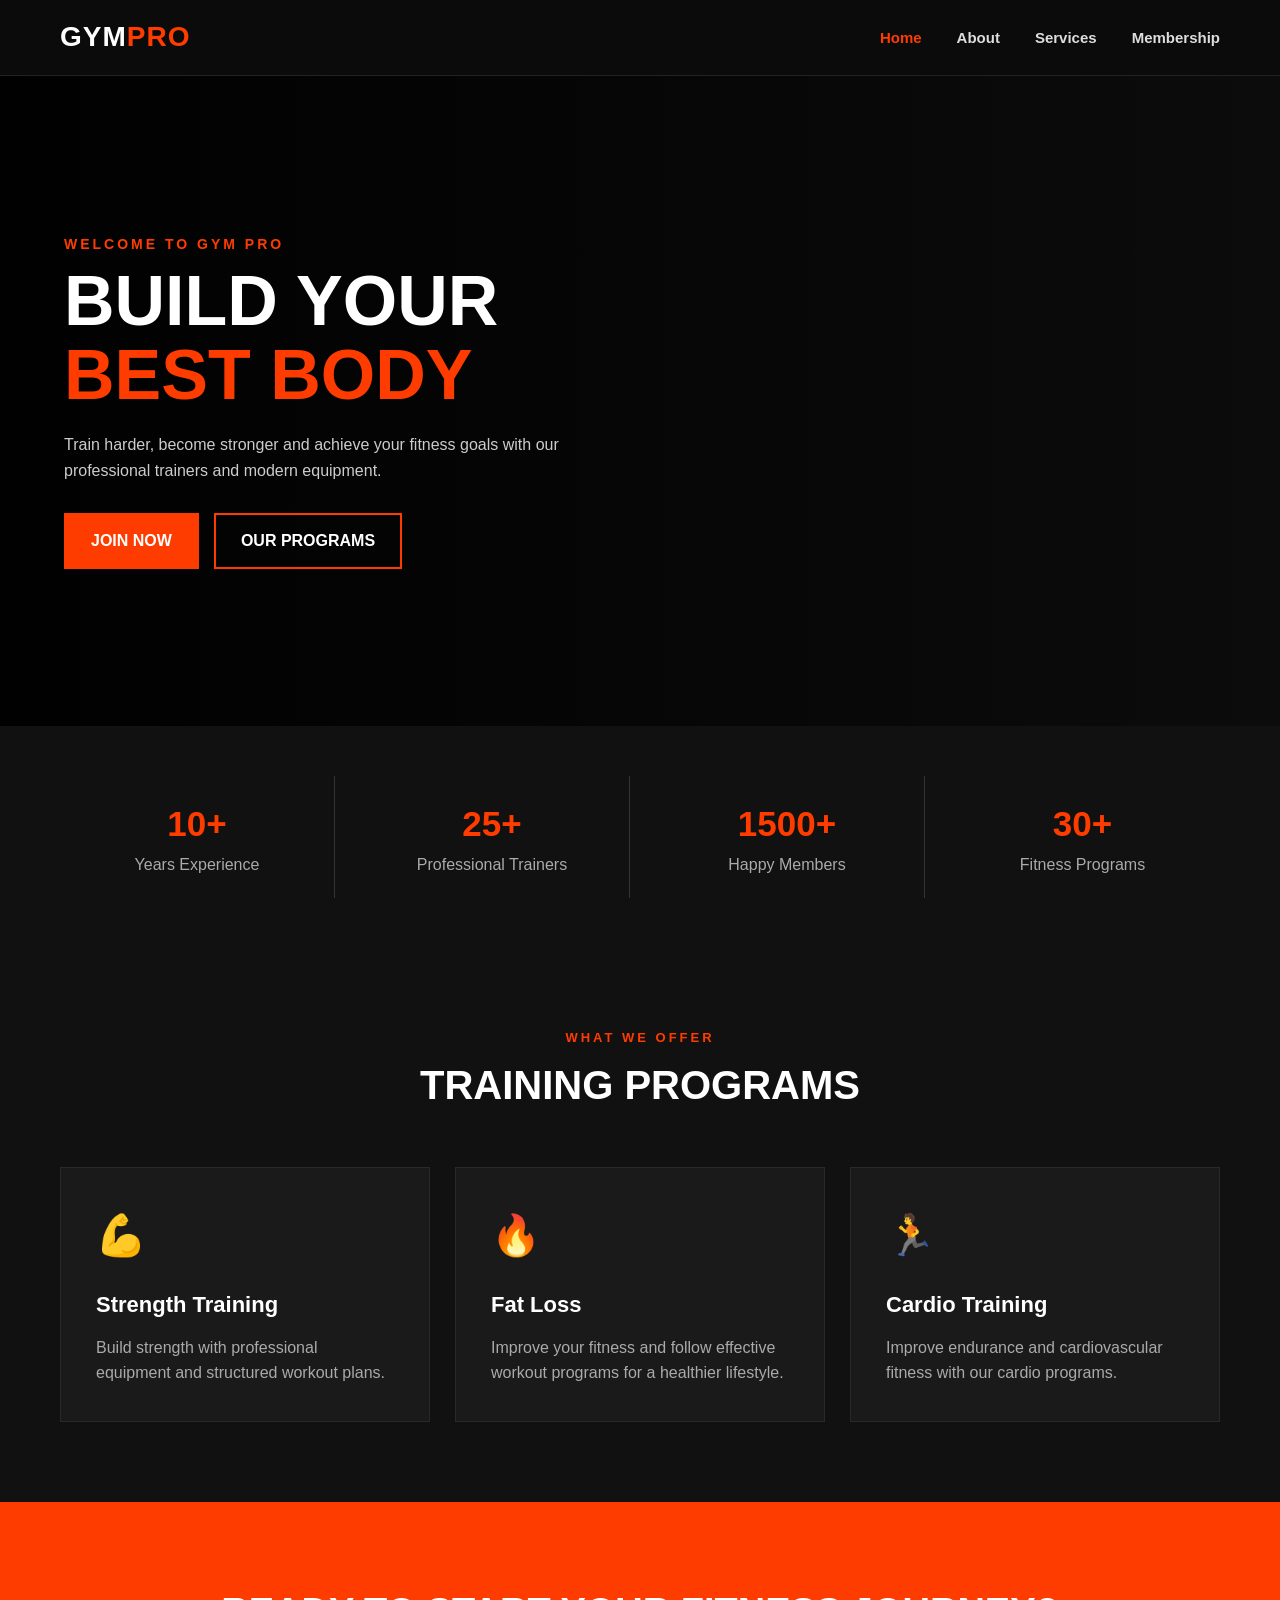
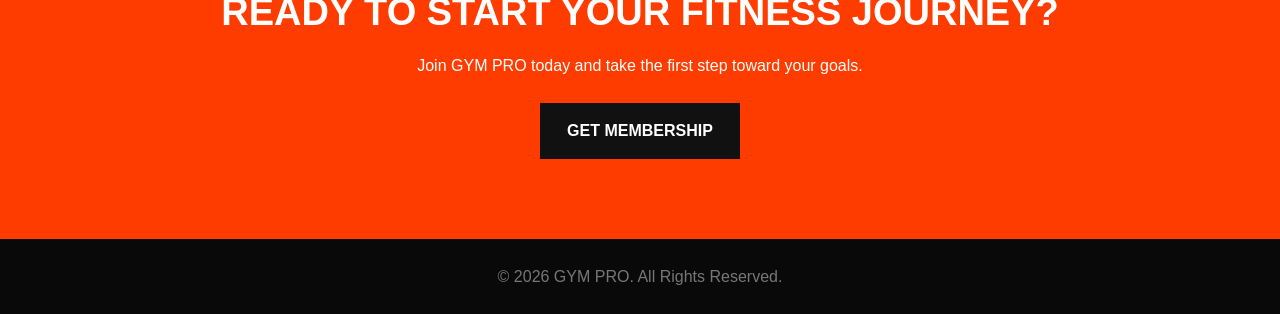
<file: index.html>
<!DOCTYPE html>

<html lang="en">
<head>
    <meta charset="UTF-8">
    <meta name="viewport" content="width=device-width, initial-scale=1.0">
    <title>GYM PRO - Home</title>
    <link rel="stylesheet" href="style.css">
</head>
<body>

<header>
    <nav class="navbar">
        <div class="logo">GYM<span>PRO</span></div>

    <ul class="nav-links">
        <li><a href="index.html" class="active">Home</a></li>
        <li><a href="about.html">About</a></li>
        <li><a href="services.html">Services</a></li>
        <li><a href="membership.html">Membership</a></li>
    </ul>

    <button class="menu-btn" id="menuBtn">☰</button>
</nav>


</header>

<main>

<section class="hero">
    <div class="hero-content">
        <p class="small-title">WELCOME TO GYM PRO</p>
        <h1>BUILD YOUR<br><span>BEST BODY</span></h1>
        <p>
            Train harder, become stronger and achieve your fitness goals
            with our professional trainers and modern equipment.
        </p>


    <div class="hero-buttons">
        <a href="membership.html" class="btn">JOIN NOW</a>
        <a href="services.html" class="btn btn-outline">OUR PROGRAMS</a>
    </div>
</div>


</section>

<section class="stats">
    <div class="stat-box">
        <h2>10+</h2>
        <p>Years Experience</p>
    </div>


<div class="stat-box">
    <h2>25+</h2>
    <p>Professional Trainers</p>
</div>

<div class="stat-box">
    <h2>1500+</h2>
    <p>Happy Members</p>
</div>

<div class="stat-box">
    <h2>30+</h2>
    <p>Fitness Programs</p>
</div>


</section>

<section class="section">
    <div class="section-title">
        <p>WHAT WE OFFER</p>
        <h2>TRAINING PROGRAMS</h2>
    </div>


<div class="cards">

    <div class="card">
        <div class="card-icon">💪</div>
        <h3>Strength Training</h3>
        <p>
            Build strength with professional equipment
            and structured workout plans.
        </p>
    </div>

    <div class="card">
        <div class="card-icon">🔥</div>
        <h3>Fat Loss</h3>
        <p>
            Improve your fitness and follow effective
            workout programs for a healthier lifestyle.
        </p>
    </div>

    <div class="card">
        <div class="card-icon">🏃</div>
        <h3>Cardio Training</h3>
        <p>
            Improve endurance and cardiovascular fitness
            with our cardio programs.
        </p>
    </div>

</div>


</section>

<section class="cta">
    <h2>READY TO START YOUR FITNESS JOURNEY?</h2>
    <p>Join GYM PRO today and take the first step toward your goals.</p>
    <a href="membership.html" class="btn">GET MEMBERSHIP</a>
</section>

</main>

<footer>
    <p>© 2026 GYM PRO. All Rights Reserved.</p>
</footer>

<script src="script.js"></script>

</body>
</html>
</file>
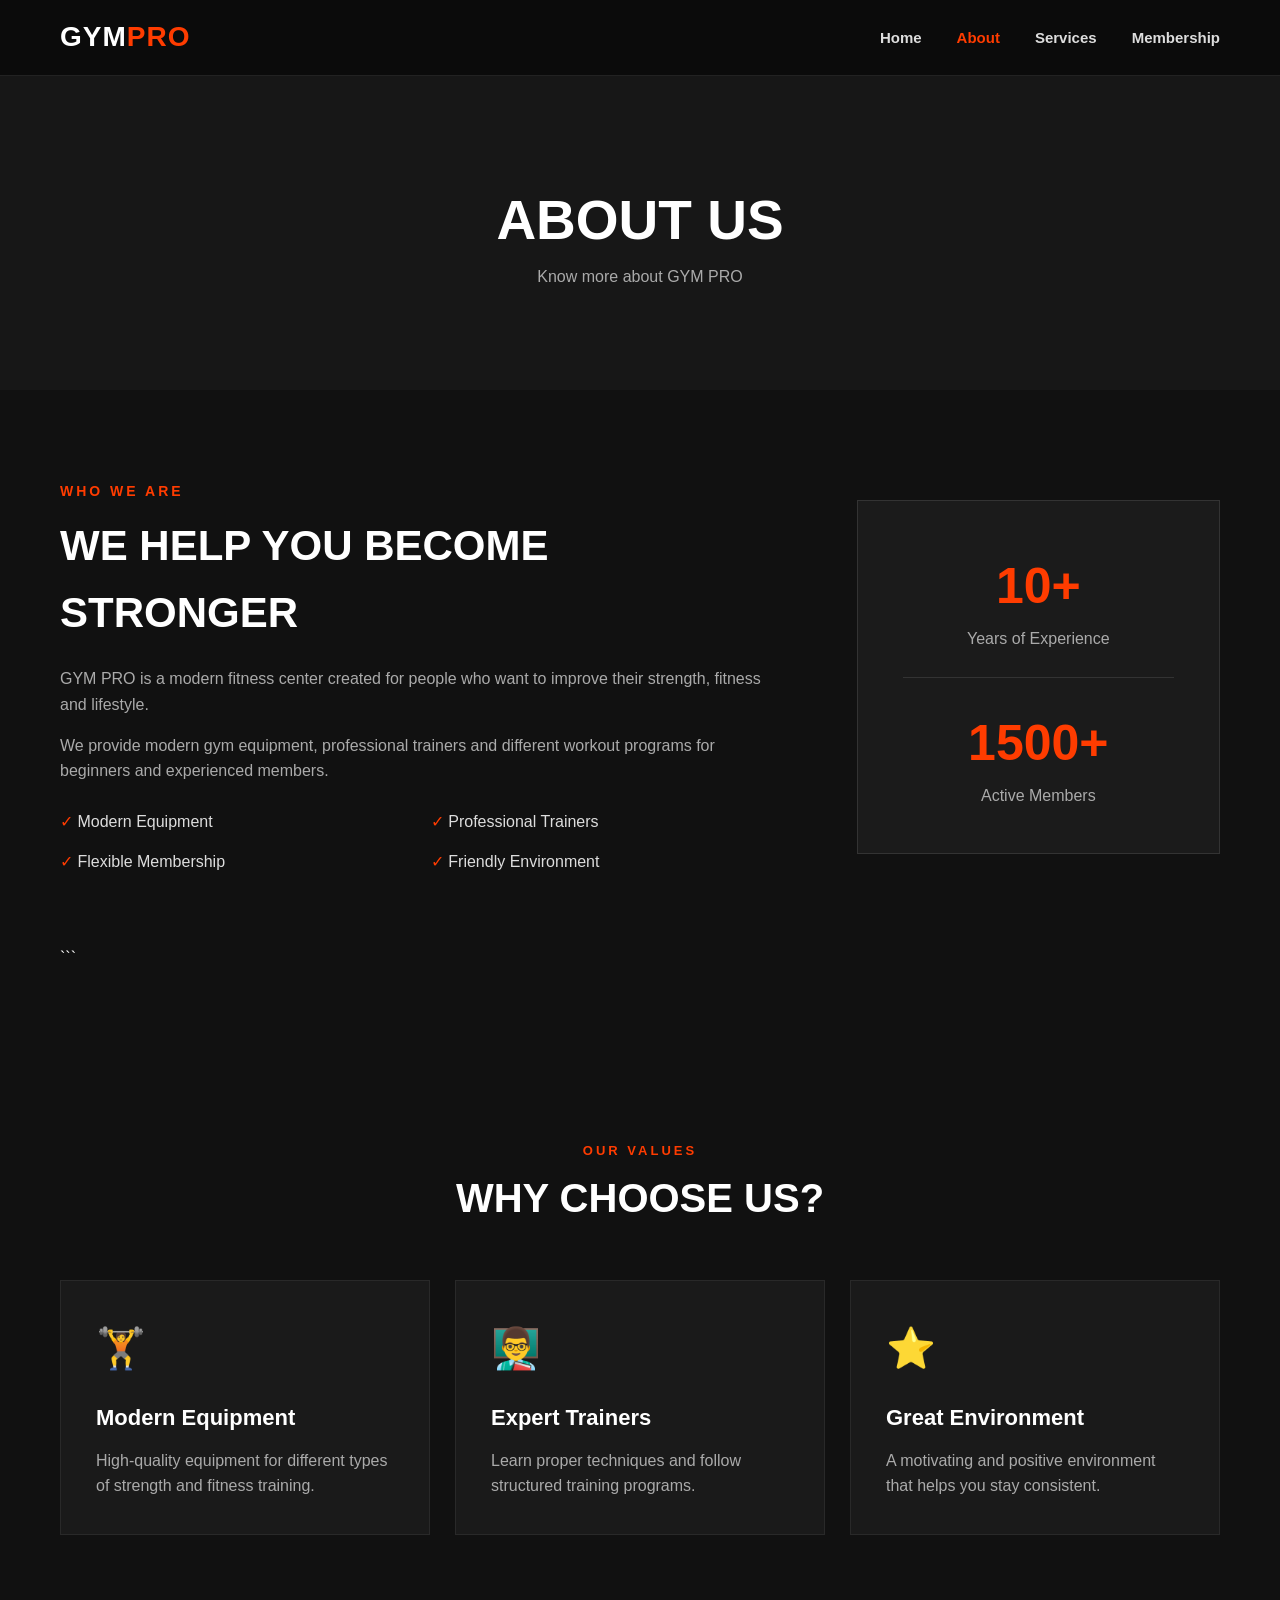
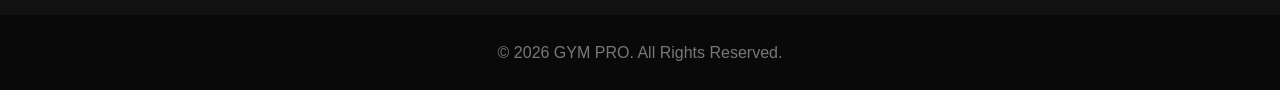
<file: about.html>
<!DOCTYPE html>

<html lang="en">
<head>
    <meta charset="UTF-8">
    <meta name="viewport" content="width=device-width, initial-scale=1.0">
    <title>GYM PRO - About</title>
    <link rel="stylesheet" href="style.css">
</head>
<body>

<header>
    <nav class="navbar">
        <div class="logo">GYM<span>PRO</span></div>


    <ul class="nav-links">
        <li><a href="index.html">Home</a></li>
        <li><a href="about.html" class="active">About</a></li>
        <li><a href="services.html">Services</a></li>
        <li><a href="membership.html">Membership</a></li>
    </ul>

    <button class="menu-btn" id="menuBtn">☰</button>
</nav>


</header>

<main>

<section class="page-header">
    <h1>ABOUT US</h1>
    <p>Know more about GYM PRO</p>
</section>

<section class="about-section">


<div class="about-content">
    <p class="small-title">WHO WE ARE</p>

    <h2>WE HELP YOU BECOME STRONGER</h2>

    <p>
        GYM PRO is a modern fitness center created for people who
        want to improve their strength, fitness and lifestyle.
    </p>

    <p>
        We provide modern gym equipment, professional trainers
        and different workout programs for beginners and
        experienced members.
    </p>

    <div class="about-points">
        <div>✓ Modern Equipment</div>
        <div>✓ Professional Trainers</div>
        <div>✓ Flexible Membership</div>
        <div>✓ Friendly Environment</div>
    </div>
</div>

<div class="about-box">
    <h2>10+</h2>
    <p>Years of Experience</p>

    <hr>

    <h2>1500+</h2>
    <p>Active Members</p>
</div>
```

</section>

<section class="section">


<div class="section-title">
    <p>OUR VALUES</p>
    <h2>WHY CHOOSE US?</h2>
</div>

<div class="cards">

    <div class="card">
        <div class="card-icon">🏋️</div>
        <h3>Modern Equipment</h3>
        <p>
            High-quality equipment for different types
            of strength and fitness training.
        </p>
    </div>

    <div class="card">
        <div class="card-icon">👨‍🏫</div>
        <h3>Expert Trainers</h3>
        <p>
            Learn proper techniques and follow structured
            training programs.
        </p>
    </div>

    <div class="card">
        <div class="card-icon">⭐</div>
        <h3>Great Environment</h3>
        <p>
            A motivating and positive environment that
            helps you stay consistent.
        </p>
    </div>

</div>

</section>

</main>

<footer>
    <p>© 2026 GYM PRO. All Rights Reserved.</p>
</footer>

<script src="script.js"></script>

</body>
</html>
</file>
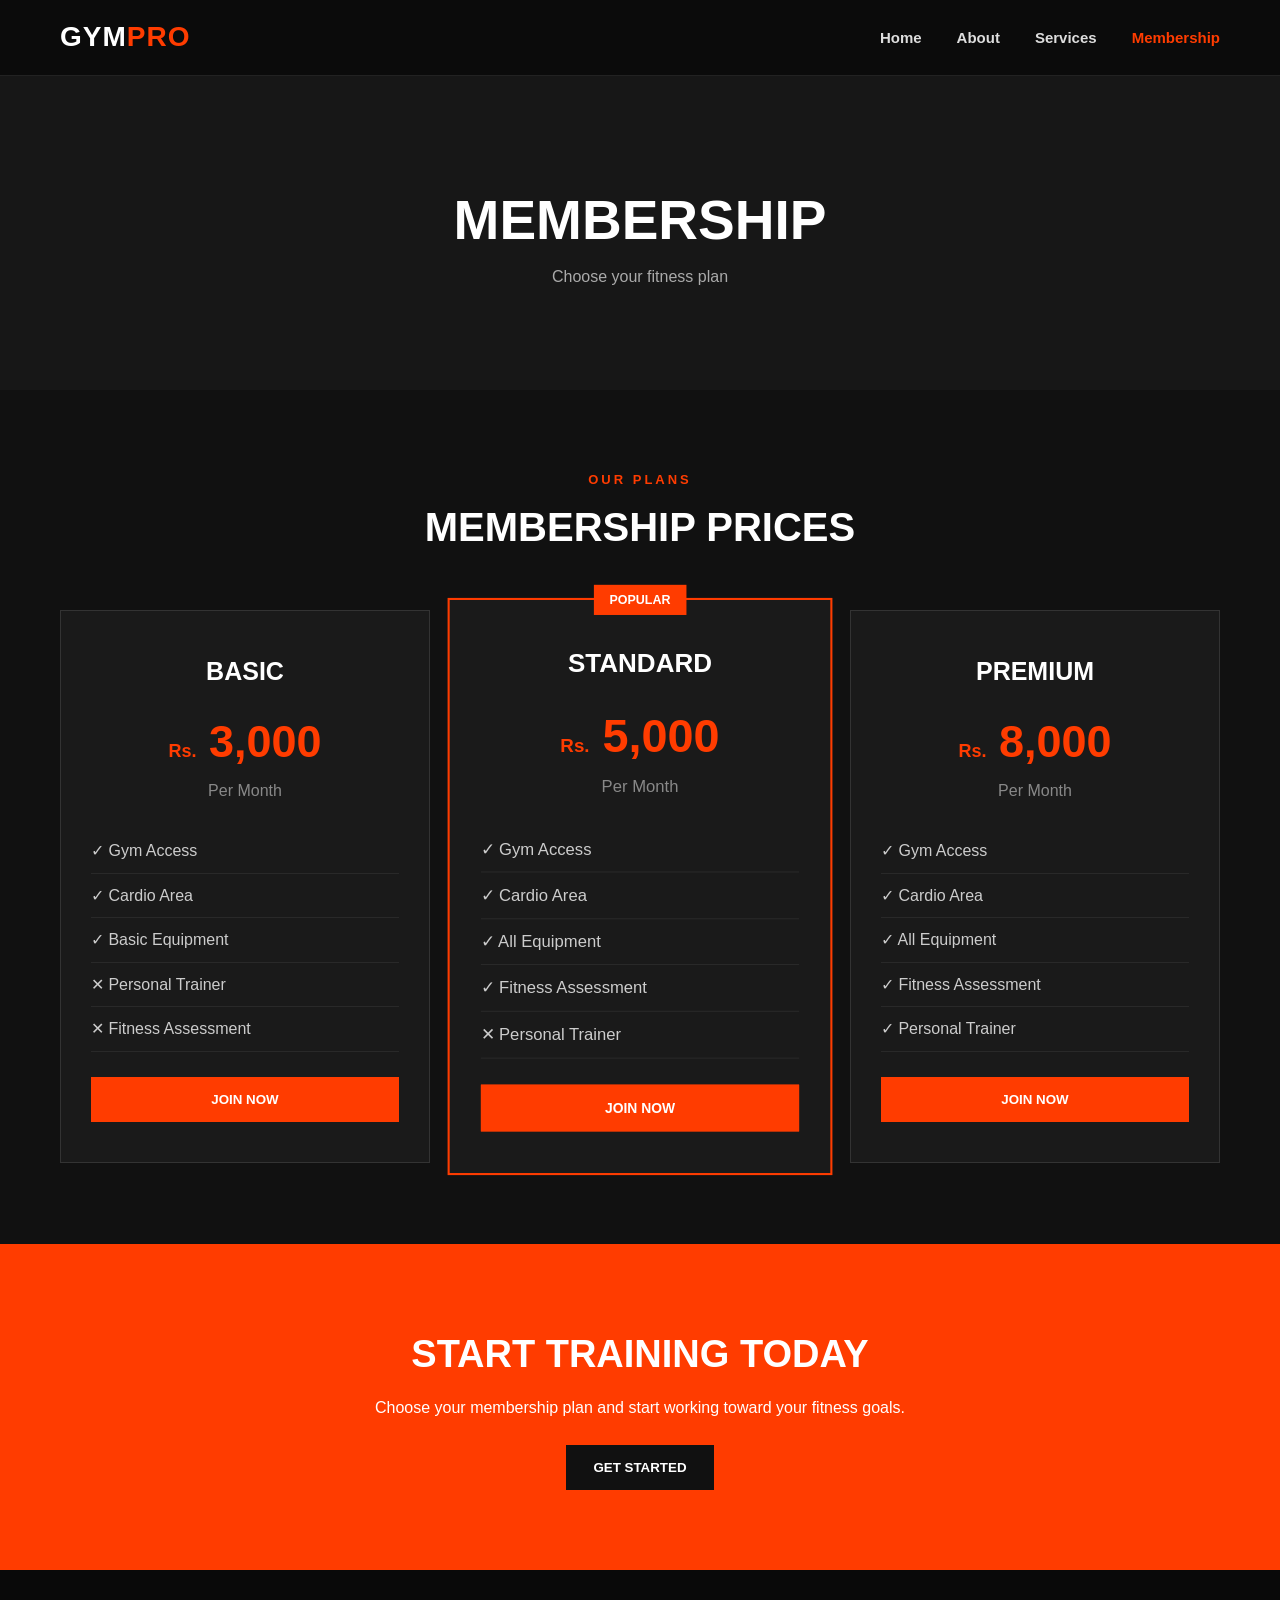
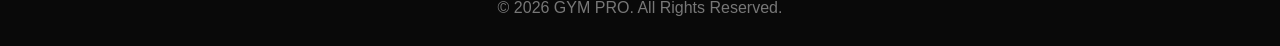
<file: membership.html>
<!DOCTYPE html>

<html lang="en">
<head>
    <meta charset="UTF-8">
    <meta name="viewport" content="width=device-width, initial-scale=1.0">
    <title>GYM PRO - Membership</title>
    <link rel="stylesheet" href="style.css">
</head>
<body>

<header>
    <nav class="navbar">


    <div class="logo">GYM<span>PRO</span></div>

    <ul class="nav-links">
        <li><a href="index.html">Home</a></li>
        <li><a href="about.html">About</a></li>
        <li><a href="services.html">Services</a></li>
        <li><a href="membership.html" class="active">Membership</a></li>
    </ul>

    <button class="menu-btn" id="menuBtn">☰</button>

</nav>


</header>

<main>

<section class="page-header">
    <h1>MEMBERSHIP</h1>
    <p>Choose your fitness plan</p>
</section>

<section class="section">


<div class="section-title">
    <p>OUR PLANS</p>
    <h2>MEMBERSHIP PRICES</h2>
</div>

<div class="pricing-grid">

    <div class="price-card">
        <h3>BASIC</h3>

        <div class="price">
            <span>Rs.</span> 3,000
        </div>

        <p>Per Month</p>

        <ul>
            <li>✓ Gym Access</li>
            <li>✓ Cardio Area</li>
            <li>✓ Basic Equipment</li>
            <li>✕ Personal Trainer</li>
            <li>✕ Fitness Assessment</li>
        </ul>

        <button class="price-btn" onclick="joinPlan('Basic')">
            JOIN NOW
        </button>
    </div>


    <div class="price-card popular">

        <div class="popular-label">POPULAR</div>

        <h3>STANDARD</h3>

        <div class="price">
            <span>Rs.</span> 5,000
        </div>

        <p>Per Month</p>

        <ul>
            <li>✓ Gym Access</li>
            <li>✓ Cardio Area</li>
            <li>✓ All Equipment</li>
            <li>✓ Fitness Assessment</li>
            <li>✕ Personal Trainer</li>
        </ul>

        <button class="price-btn" onclick="joinPlan('Standard')">
            JOIN NOW
        </button>

    </div>


    <div class="price-card">

        <h3>PREMIUM</h3>

        <div class="price">
            <span>Rs.</span> 8,000
        </div>

        <p>Per Month</p>

        <ul>
            <li>✓ Gym Access</li>
            <li>✓ Cardio Area</li>
            <li>✓ All Equipment</li>
            <li>✓ Fitness Assessment</li>
            <li>✓ Personal Trainer</li>
        </ul>

        <button class="price-btn" onclick="joinPlan('Premium')">
            JOIN NOW
        </button>

    </div>

</div>


</section>

<section class="cta">


<h2>START TRAINING TODAY</h2>

<p>
    Choose your membership plan and start working
    toward your fitness goals.
</p>

<button class="btn" onclick="showMessage()">
    GET STARTED
</button>


</section>

</main>

<footer>
    <p>© 2026 GYM PRO. All Rights Reserved.</p>
</footer>

<script src="script.js"></script>

</body>
</html>
</file>
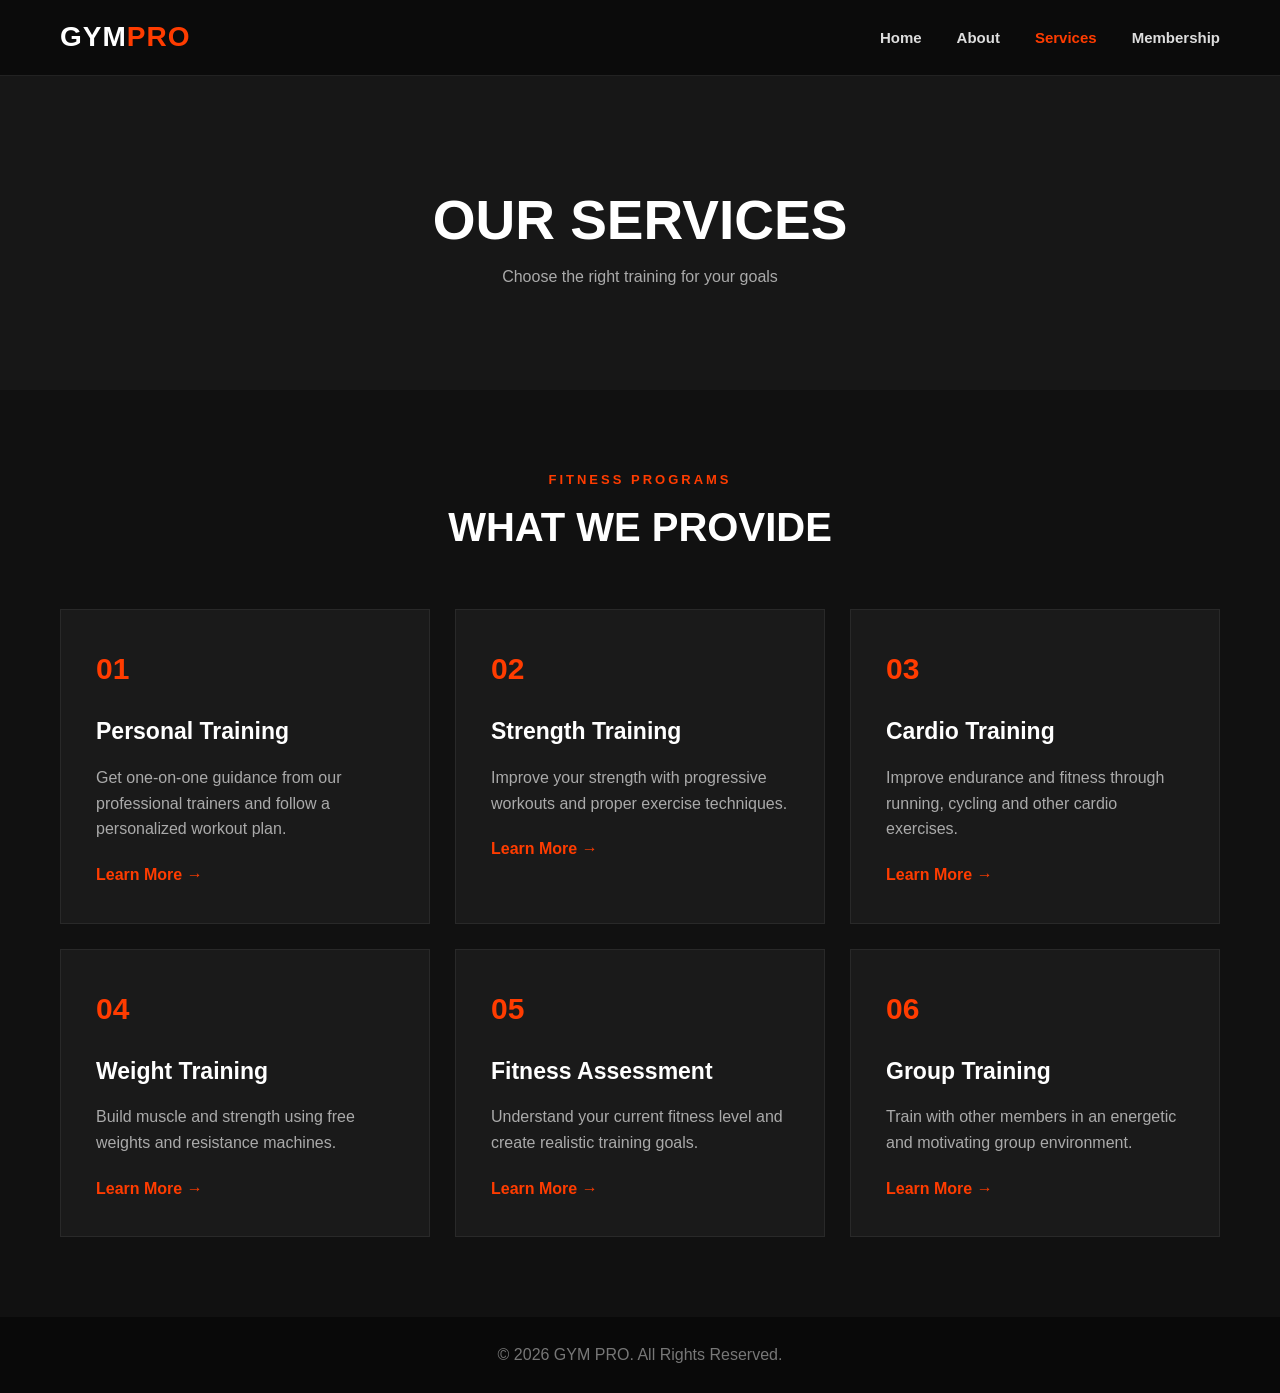
<file: services.html>
<!DOCTYPE html>

<html lang="en">
<head>
    <meta charset="UTF-8">
    <meta name="viewport" content="width=device-width, initial-scale=1.0">
    <title>GYM PRO - Services</title>
    <link rel="stylesheet" href="style.css">
</head>
<body>

<header>
    <nav class="navbar">


    <div class="logo">GYM<span>PRO</span></div>

    <ul class="nav-links">
        <li><a href="index.html">Home</a></li>
        <li><a href="about.html">About</a></li>
        <li><a href="services.html" class="active">Services</a></li>
        <li><a href="membership.html">Membership</a></li>
    </ul>

    <button class="menu-btn" id="menuBtn">☰</button>

</nav>


</header>

<main>

<section class="page-header">
    <h1>OUR SERVICES</h1>
    <p>Choose the right training for your goals</p>
</section>

<section class="section">


<div class="section-title">
    <p>FITNESS PROGRAMS</p>
    <h2>WHAT WE PROVIDE</h2>
</div>

<div class="service-grid">

    <div class="service-card">
        <div class="service-number">01</div>
        <h3>Personal Training</h3>
        <p>
            Get one-on-one guidance from our professional
            trainers and follow a personalized workout plan.
        </p>
        <span>Learn More →</span>
    </div>

    <div class="service-card">
        <div class="service-number">02</div>
        <h3>Strength Training</h3>
        <p>
            Improve your strength with progressive workouts
            and proper exercise techniques.
        </p>
        <span>Learn More →</span>
    </div>

    <div class="service-card">
        <div class="service-number">03</div>
        <h3>Cardio Training</h3>
        <p>
            Improve endurance and fitness through running,
            cycling and other cardio exercises.
        </p>
        <span>Learn More →</span>
    </div>

    <div class="service-card">
        <div class="service-number">04</div>
        <h3>Weight Training</h3>
        <p>
            Build muscle and strength using free weights
            and resistance machines.
        </p>
        <span>Learn More →</span>
    </div>

    <div class="service-card">
        <div class="service-number">05</div>
        <h3>Fitness Assessment</h3>
        <p>
            Understand your current fitness level and
            create realistic training goals.
        </p>
        <span>Learn More →</span>
    </div>

    <div class="service-card">
        <div class="service-number">06</div>
        <h3>Group Training</h3>
        <p>
            Train with other members in an energetic
            and motivating group environment.
        </p>
        <span>Learn More →</span>
    </div>

</div>


</section>

</main>

<footer>
    <p>© 2026 GYM PRO. All Rights Reserved.</p>
</footer>

<script src="script.js"></script>

</body>
</html>
</file>
<file: style.css>
* {
    margin: 0;
    padding: 0;
    box-sizing: border-box;
}

html {
    scroll-behavior: smooth;
}

body {
    font-family: Arial, Helvetica, sans-serif;
    background: #111;
    color: white;
    line-height: 1.6;
}

a {
    text-decoration: none;
    color: inherit;
}


/* ================= NAVBAR ================= */

header {
    background: #0b0b0b;
    border-bottom: 1px solid #222;
    position: sticky;
    top: 0;
    z-index: 1000;
}

.navbar {
    max-width: 1200px;
    margin: auto;
    height: 75px;
    padding: 0 20px;

    display: flex;
    align-items: center;
    justify-content: space-between;
}

.logo {
    font-size: 28px;
    font-weight: 900;
    letter-spacing: 1px;
}

.logo span {
    color: #ff3c00;
}

.nav-links {
    display: flex;
    list-style: none;
    gap: 35px;
}

.nav-links a {
    color: #ddd;
    font-size: 15px;
    font-weight: bold;
    transition: 0.3s;
}

.nav-links a:hover,
.nav-links a.active {
    color: #ff3c00;
}

.menu-btn {
    display: none;
    background: none;
    border: none;
    color: white;
    font-size: 25px;
    cursor: pointer;
}


/* ================= HERO ================= */

.hero {
    min-height: 650px;

    display: flex;
    align-items: center;

    background:
        linear-gradient(
            90deg,
            rgba(0, 0, 0, 0.95),
            rgba(0, 0, 0, 0.65),
            rgba(0, 0, 0, 0.3)
        ),
        url("https://images.unsplash.com/photo-1534438327276-14e5300c3a48?auto=format&fit=crop&w=1600&q=80");

    background-size: cover;
    background-position: center;
}

.hero-content {
    width: 1200px;
    max-width: 90%;
    margin: auto;
}

.small-title {
    color: #ff3c00;
    font-size: 14px;
    font-weight: bold;
    letter-spacing: 3px;
    margin-bottom: 10px;
}

.hero h1 {
    font-size: 70px;
    line-height: 1.05;
    margin-bottom: 20px;
}

.hero h1 span {
    color: #ff3c00;
}

.hero-content > p:not(.small-title) {
    max-width: 550px;
    color: #ccc;
    margin-bottom: 30px;
}

.hero-buttons {
    display: flex;
    gap: 15px;
}


/* ================= BUTTON ================= */

.btn {
    display: inline-block;

    padding: 13px 25px;

    background: #ff3c00;
    color: white;

    border: 2px solid #ff3c00;

    font-weight: bold;
    cursor: pointer;

    transition: 0.3s;
}

.btn:hover {
    background: transparent;
    color: #ff3c00;
}

.btn-outline {
    background: transparent;
}

.btn-outline:hover {
    background: #ff3c00;
    color: white;
}


/* ================= STATS ================= */

.stats {
    max-width: 1200px;
    margin: 0 auto;

    padding: 50px 20px;

    display: grid;
    grid-template-columns: repeat(4, 1fr);

    gap: 20px;
}

.stat-box {
    text-align: center;
    padding: 20px;

    border-right: 1px solid #333;
}

.stat-box:last-child {
    border-right: none;
}

.stat-box h2 {
    color: #ff3c00;
    font-size: 35px;
}

.stat-box p {
    color: #aaa;
}


/* ================= GENERAL SECTION ================= */

.section {
    max-width: 1200px;
    margin: auto;

    padding: 80px 20px;
}

.section-title {
    text-align: center;
    margin-bottom: 50px;
}

.section-title p {
    color: #ff3c00;

    font-size: 13px;
    font-weight: bold;

    letter-spacing: 3px;
}

.section-title h2 {
    font-size: 40px;
    margin-top: 5px;
}


/* ================= CARDS ================= */

.cards {
    display: grid;
    grid-template-columns: repeat(3, 1fr);

    gap: 25px;
}

.card {
    background: #1a1a1a;

    padding: 35px;

    border: 1px solid #292929;

    transition: 0.3s;
}

.card:hover {
    transform: translateY(-8px);
    border-color: #ff3c00;
}

.card-icon {
    font-size: 40px;
    margin-bottom: 20px;
}

.card h3 {
    margin-bottom: 12px;
    font-size: 22px;
}

.card p {
    color: #aaa;
}


/* ================= CTA ================= */

.cta {
    text-align: center;

    padding: 80px 20px;

    background: #ff3c00;
}

.cta h2 {
    font-size: 38px;
    margin-bottom: 10px;
}

.cta p {
    margin-bottom: 25px;
}

.cta .btn {
    background: #111;
    border-color: #111;
}

.cta .btn:hover {
    background: transparent;
    color: #111;
}


/* ================= PAGE HEADER ================= */

.page-header {
    text-align: center;

    padding: 100px 20px;

    background: #171717;
}

.page-header h1 {
    font-size: 55px;
}

.page-header p {
    color: #aaa;
}


/* ================= ABOUT ================= */

.about-section {
    max-width: 1200px;
    margin: auto;

    padding: 90px 20px;

    display: grid;
    grid-template-columns: 2fr 1fr;

    gap: 70px;

    align-items: center;
}

.about-content h2 {
    font-size: 42px;
    margin-bottom: 20px;
}

.about-content > p:not(.small-title) {
    color: #aaa;
    margin-bottom: 15px;
}

.about-points {
    margin-top: 25px;

    display: grid;
    grid-template-columns: 1fr 1fr;

    gap: 15px;
}

.about-points div {
    color: #ddd;
}

.about-points div::first-letter {
    color: #ff3c00;
}

.about-box {
    background: #1b1b1b;

    padding: 45px;

    text-align: center;

    border: 1px solid #333;
}

.about-box h2 {
    font-size: 50px;
    color: #ff3c00;
}

.about-box p {
    color: #aaa;
}

.about-box hr {
    border: none;

    border-top: 1px solid #333;

    margin: 25px 0;
}


/* ================= SERVICES ================= */

.service-grid {
    display: grid;

    grid-template-columns: repeat(3, 1fr);

    gap: 25px;
}

.service-card {
    position: relative;

    background: #1a1a1a;

    padding: 35px;

    min-height: 260px;

    border: 1px solid #292929;

    transition: 0.3s;

    cursor: pointer;
}

.service-card:hover {
    border-color: #ff3c00;

    transform: translateY(-6px);
}

.service-number {
    color: #ff3c00;

    font-size: 30px;

    font-weight: bold;

    margin-bottom: 20px;
}

.service-card h3 {
    font-size: 23px;

    margin-bottom: 15px;
}

.service-card p {
    color: #aaa;

    margin-bottom: 20px;
}

.service-card span {
    color: #ff3c00;

    font-weight: bold;
}


/* ================= PRICING ================= */

.pricing-grid {
    display: grid;

    grid-template-columns: repeat(3, 1fr);

    gap: 25px;

    align-items: center;
}

.price-card {
    position: relative;

    background: #1a1a1a;

    border: 1px solid #333;

    padding: 40px 30px;

    text-align: center;
}

.price-card.popular {
    border: 2px solid #ff3c00;

    transform: scale(1.04);
}

.price-card h3 {
    font-size: 25px;
}

.price {
    font-size: 45px;

    font-weight: bold;

    color: #ff3c00;

    margin-top: 15px;
}

.price span {
    font-size: 18px;
}

.price-card > p {
    color: #888;
}

.price-card ul {
    list-style: none;

    margin: 25px 0;

    text-align: left;
}

.price-card li {
    padding: 9px 0;

    border-bottom: 1px solid #292929;

    color: #ccc;
}

.price-btn {
    width: 100%;

    padding: 13px;

    background: #ff3c00;

    border: 2px solid #ff3c00;

    color: white;

    font-weight: bold;

    cursor: pointer;

    transition: 0.3s;
}

.price-btn:hover {
    background: transparent;

    color: #ff3c00;
}

.popular-label {
    position: absolute;

    top: 0;
    left: 50%;

    transform: translate(-50%, -50%);

    background: #ff3c00;

    padding: 5px 15px;

    font-size: 12px;

    font-weight: bold;
}


/* ================= FOOTER ================= */

footer {
    text-align: center;

    padding: 25px;

    background: #090909;

    color: #777;
}


/* ================= TABLET ================= */

@media (max-width: 850px) {

    .menu-btn {
        display: block;
    }

    .nav-links {
        position: absolute;

        top: 75px;
        left: 0;

        width: 100%;

        display: none;

        flex-direction: column;

        gap: 0;

        background: #0b0b0b;

        border-top: 1px solid #222;
    }

    .nav-links.show {
        display: flex;
    }

    .nav-links li {
        padding: 15px 25px;

        border-bottom: 1px solid #222;
    }

    .hero {
        min-height: 550px;
    }

    .hero h1 {
        font-size: 48px;
    }

    .stats {
        grid-template-columns: repeat(2, 1fr);
    }

    .stat-box {
        border-right: none;
    }

    .cards,
    .service-grid,
    .pricing-grid {
        grid-template-columns: 1fr;
    }

    .about-section {
        grid-template-columns: 1fr;
    }

    .price-card.popular {
        transform: none;
    }

    .page-header h1 {
        font-size: 42px;
    }
}


/* ================= MOBILE ================= */

@media (max-width: 500px) {

    .hero h1 {
        font-size: 38px;
    }

    .hero-buttons {
        flex-direction: column;
    }

    .hero-buttons .btn {
        text-align: center;
    }

    .stats {
        grid-template-columns: 1fr;
    }

    .section-title h2 {
        font-size: 32px;
    }

    .about-content h2 {
        font-size: 32px;
    }

    .about-points {
        grid-template-columns: 1fr;
    }
}
</file>
